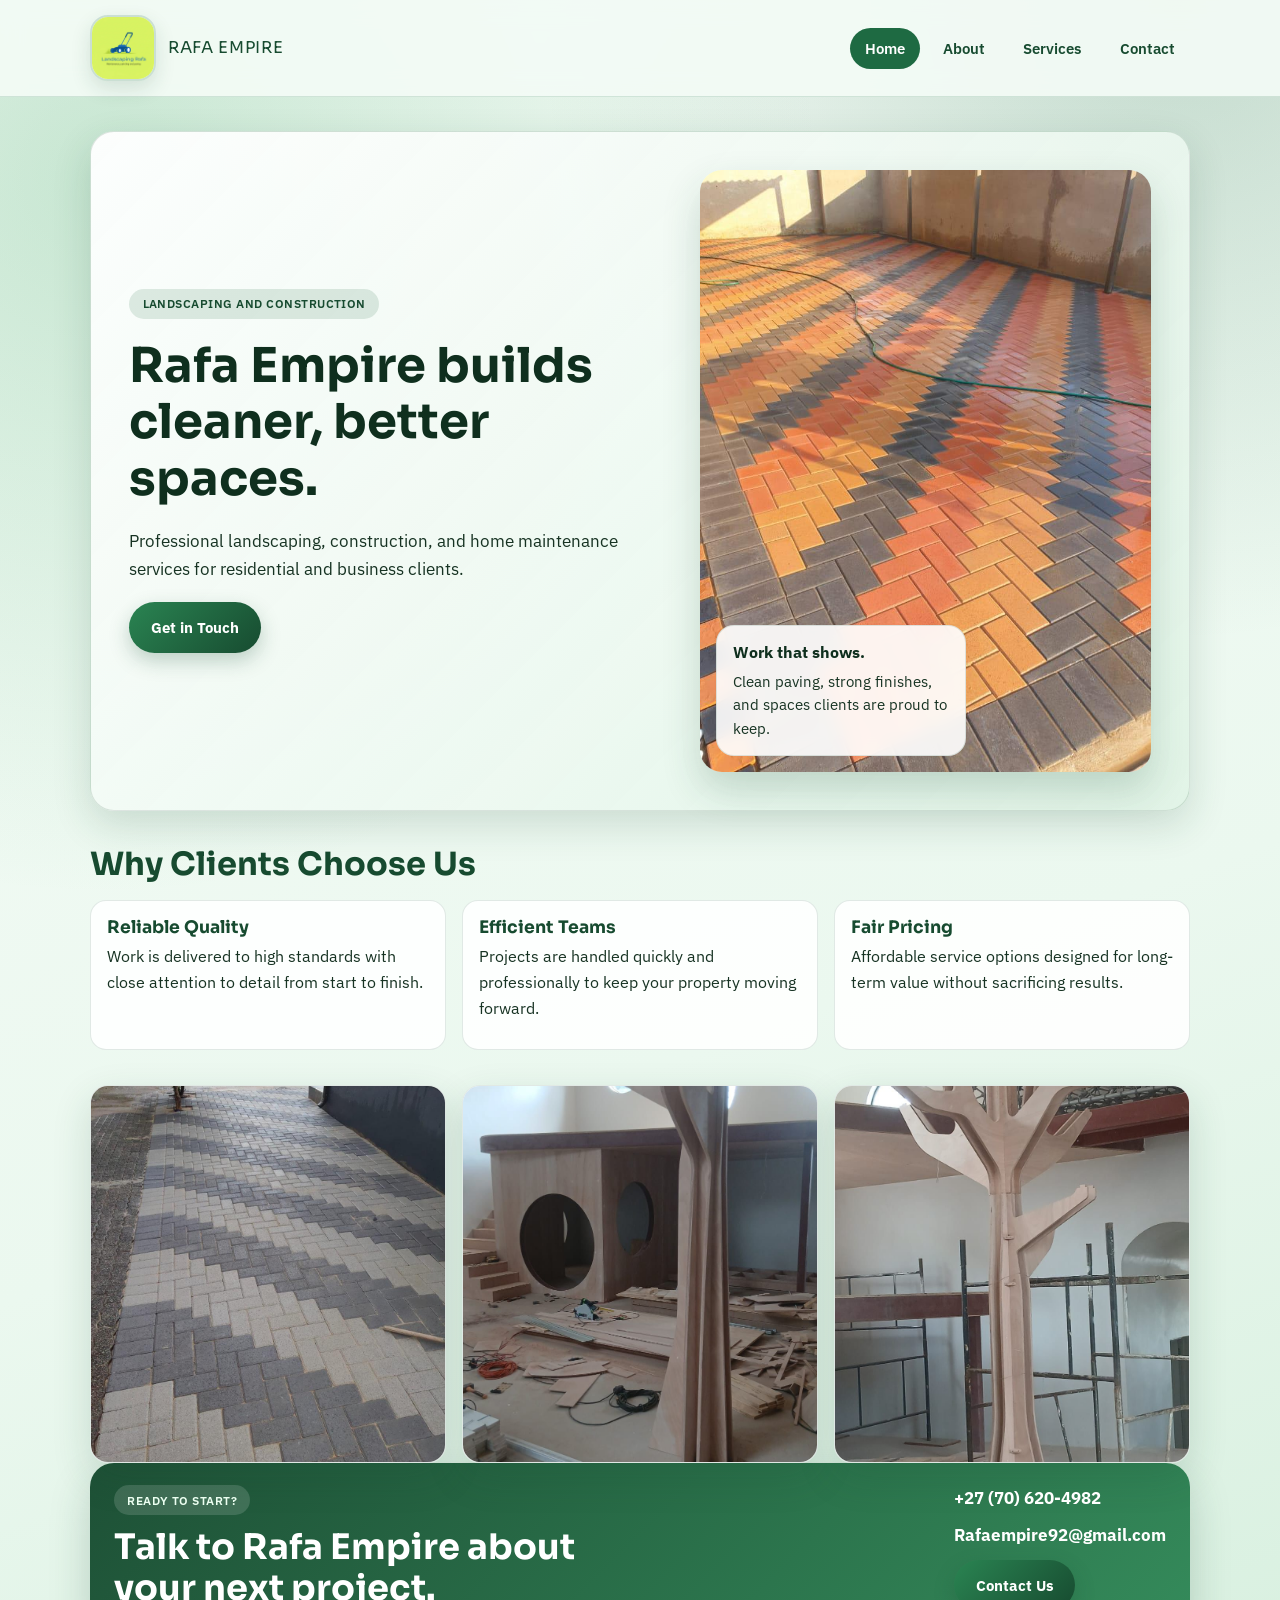
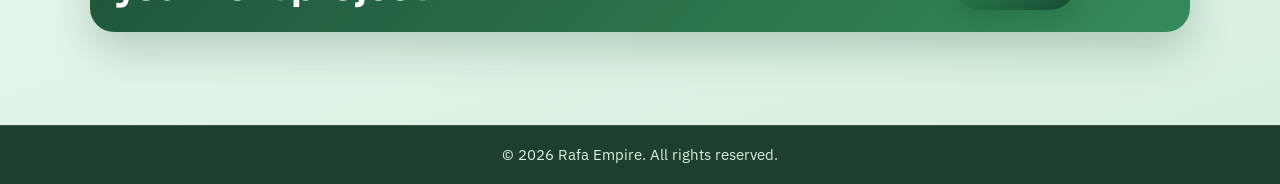
<file: index.html>
﻿<!DOCTYPE html>
<html lang="en">
<head>
  <meta charset="UTF-8">
  <meta name="viewport" content="width=device-width, initial-scale=1.0">
  <title>Rafa Empire | Home</title>
  <link rel="preconnect" href="https://fonts.googleapis.com">
  <link rel="preconnect" href="https://fonts.gstatic.com" crossorigin>
  <link href="https://fonts.googleapis.com/css2?family=IBM+Plex+Sans:wght@400;500;600;700&family=Sora:wght@500;600;700&display=swap" rel="stylesheet">
  <link rel="stylesheet" href="css/styles.css">
</head>
<body>
  <header class="site-header">
    <div class="container header-row">
      <div class="brand">
        <img src="images/logo.jpeg" alt="Rafa Empire Logo" class="logo">
        <p class="brand-text">Rafa Empire</p>
      </div>
      <nav class="site-nav">
        <a href="index.html" class="active">Home</a>
        <a href="about.html">About</a>
        <a href="services.html">Services</a>
        <a href="contact.html">Contact</a>
      </nav>
    </div>
  </header>

  <main>
    <div class="container">
      <section class="hero-panel">
        <div class="hero-copy">
          <span class="eyebrow">Landscaping and Construction</span>
          <h1>Rafa Empire builds cleaner, better spaces.</h1>
          <p class="lead">Professional landscaping, construction, and home maintenance services for residential and business clients.</p>
          <a href="contact.html" class="btn">Get in Touch</a>
        </div>
        <div class="hero-visual">
          <img src="images/paving-color-pattern.jpeg" alt="Finished interlocking paving in red, charcoal, and tan pattern">
          <div class="hero-badge">
            <strong>Work that shows.</strong>
            <span>Clean paving, strong finishes, and spaces clients are proud to keep.</span>
          </div>
        </div>
      </section>

      <section class="section">
        <h2 class="section-title">Why Clients Choose Us</h2>
        <div class="feature-grid">
          <article class="feature-card">
            <h3>Reliable Quality</h3>
            <p>Work is delivered to high standards with close attention to detail from start to finish.</p>
          </article>
          <article class="feature-card">
            <h3>Efficient Teams</h3>
            <p>Projects are handled quickly and professionally to keep your property moving forward.</p>
          </article>
          <article class="feature-card">
            <h3>Fair Pricing</h3>
            <p>Affordable service options designed for long-term value without sacrificing results.</p>
          </article>
        </div>
      </section>

      <section class="section showcase-grid">
        <article class="showcase-card">
          <img src="images/paving-grey-walkway.jpeg" alt="Completed grey interlocking paving walkway beside a home">
          <div class="showcase-copy">
            <h3>Outdoor Paving</h3>
            <p>Neat, durable paving that improves daily access and curb appeal.</p>
          </div>
        </article>
        <article class="showcase-card">
          <img src="images/custom-wood-interior-build.jpeg" alt="Custom wood interior installation under construction">
          <div class="showcase-copy">
            <h3>Interior Upgrades</h3>
            <p>Construction and finishing work that lifts the look and function of your interior.</p>
          </div>
        </article>
        <article class="showcase-card">
          <img src="images/custom-wood-tree-feature.jpeg" alt="Large custom wood tree feature being built indoors">
          <div class="showcase-copy">
            <h3>Detail-Driven Finishes</h3>
            <p>Custom installation work completed with care, precision, and durability in mind.</p>
          </div>
        </article>
      </section>

      <section class="contact-banner">
        <div>
          <span class="eyebrow">Ready to Start?</span>
          <h2>Talk to Rafa Empire about your next project.</h2>
        </div>
        <div class="contact-banner-details">
          <a href="tel:+27706204982">+27 (70) 620-4982</a>
          <a href="mailto:Rafaempire92@gmail.com">Rafaempire92@gmail.com</a>
          <a href="contact.html" class="btn">Contact Us</a>
        </div>
      </section>
    </div>
  </main>

  <footer class="site-footer">
    <div class="container">
      <p>&copy; 2026 Rafa Empire. All rights reserved.</p>
    </div>
  </footer>
</body>
</html>
</file>
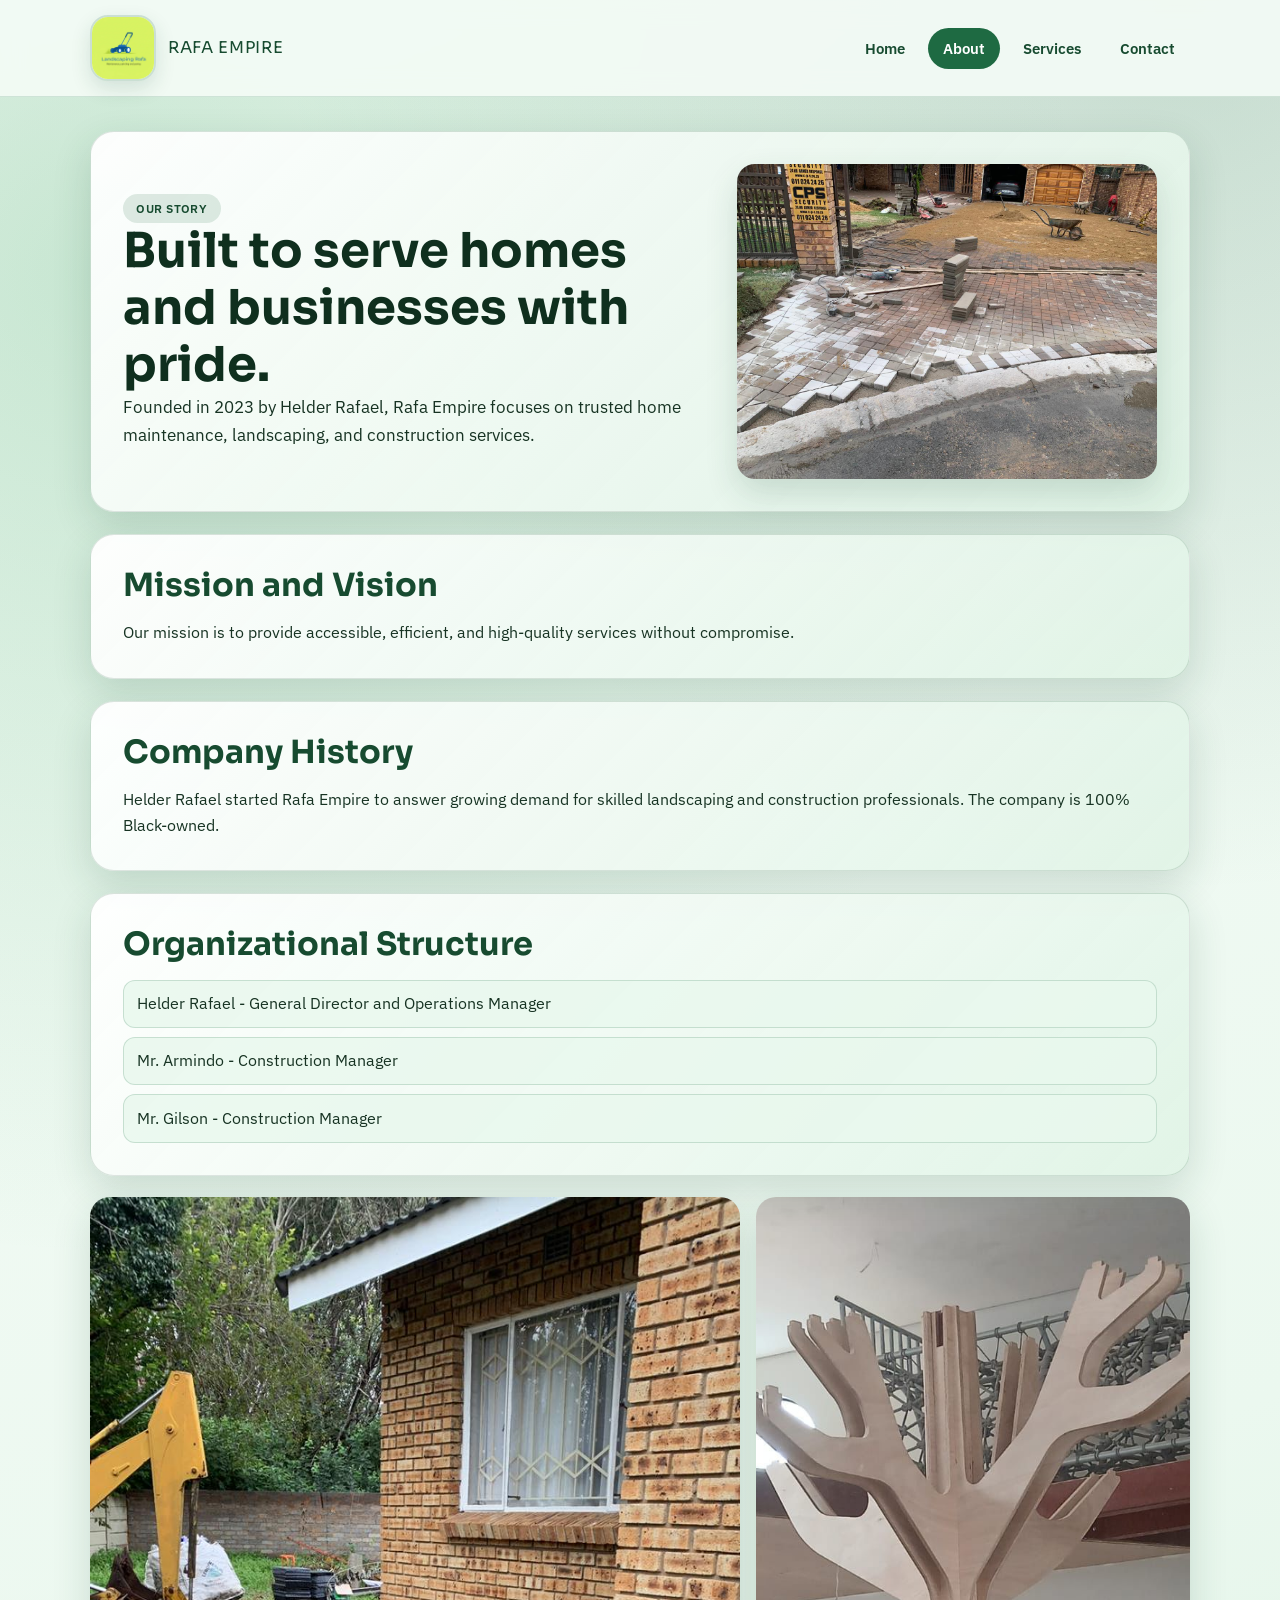
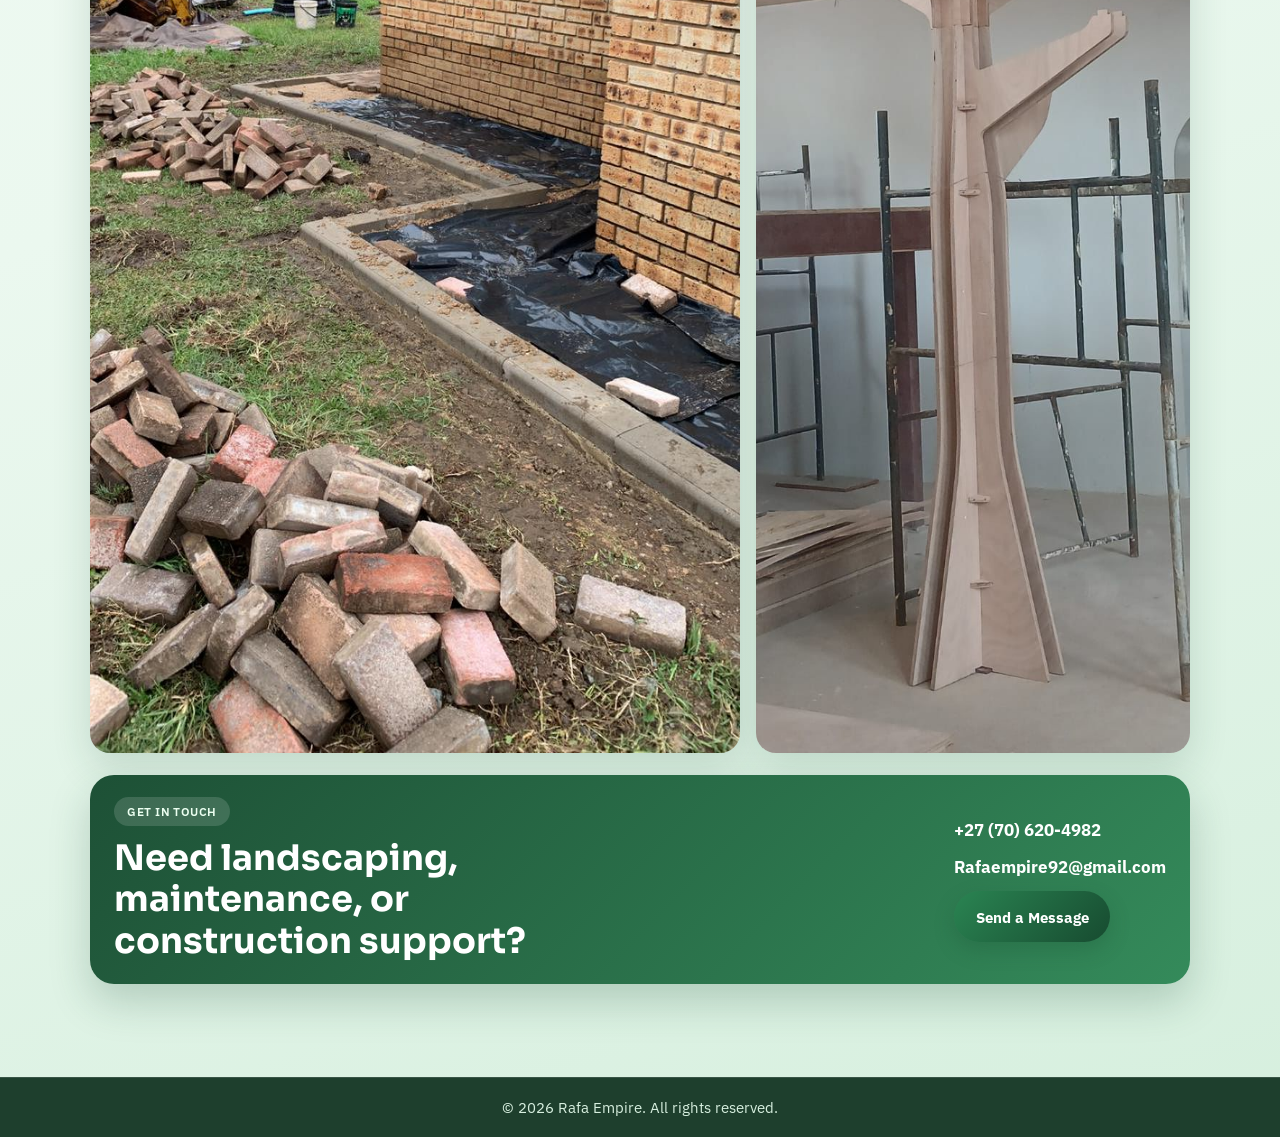
<file: about.html>
﻿<!DOCTYPE html>
<html lang="en">
<head>
  <meta charset="UTF-8">
  <meta name="viewport" content="width=device-width, initial-scale=1.0">
  <title>Rafa Empire | About</title>
  <link rel="preconnect" href="https://fonts.googleapis.com">
  <link rel="preconnect" href="https://fonts.gstatic.com" crossorigin>
  <link href="https://fonts.googleapis.com/css2?family=IBM+Plex+Sans:wght@400;500;600;700&family=Sora:wght@500;600;700&display=swap" rel="stylesheet">
  <link rel="stylesheet" href="css/styles.css">
</head>
<body>
  <header class="site-header">
    <div class="container header-row">
      <div class="brand">
        <img src="images/logo.jpeg" alt="Rafa Empire Logo" class="logo">
        <p class="brand-text">Rafa Empire</p>
      </div>
      <nav class="site-nav">
        <a href="index.html">Home</a>
        <a href="about.html" class="active">About</a>
        <a href="services.html">Services</a>
        <a href="contact.html">Contact</a>
      </nav>
    </div>
  </header>

  <main>
    <div class="container page-wrap">
      <section class="panel story-panel">
        <div>
          <span class="eyebrow">Our Story</span>
          <h1>Built to serve homes and businesses with pride.</h1>
          <p class="lead">Founded in 2023 by Helder Rafael, Rafa Empire focuses on trusted home maintenance, landscaping, and construction services.</p>
        </div>
        <img src="images/driveway-paving-progress.jpeg" alt="Driveway paving work in progress at a residential property">
      </section>

      <section class="panel">
        <h2 class="section-title">Mission and Vision</h2>
        <p>Our mission is to provide accessible, efficient, and high-quality services without compromise.</p>
      </section>

      <section class="panel">
        <h2 class="section-title">Company History</h2>
        <p>Helder Rafael started Rafa Empire to answer growing demand for skilled landscaping and construction professionals. The company is 100% Black-owned.</p>
      </section>

      <section class="panel">
        <h2 class="section-title">Organizational Structure</h2>
        <ul class="clean-list">
          <li>Helder Rafael - General Director and Operations Manager</li>
          <li>Mr. Armindo - Construction Manager</li>
          <li>Mr. Gilson - Construction Manager</li>
        </ul>
      </section>

      <section class="photo-band">
        <img src="images/paving-prep-brick-house.jpeg" alt="Paving preparation work beside a brick home">
        <img src="images/custom-wood-tree-feature.jpeg" alt="Custom wooden tree feature under construction indoors">
      </section>

      <section class="contact-banner">
        <div>
          <span class="eyebrow">Get in Touch</span>
          <h2>Need landscaping, maintenance, or construction support?</h2>
        </div>
        <div class="contact-banner-details">
          <a href="tel:+27706204982">+27 (70) 620-4982</a>
          <a href="mailto:Rafaempire92@gmail.com">Rafaempire92@gmail.com</a>
          <a href="contact.html" class="btn">Send a Message</a>
        </div>
      </section>
    </div>
  </main>

  <footer class="site-footer">
    <div class="container">
      <p>&copy; 2026 Rafa Empire. All rights reserved.</p>
    </div>
  </footer>
</body>
</html>
</file>
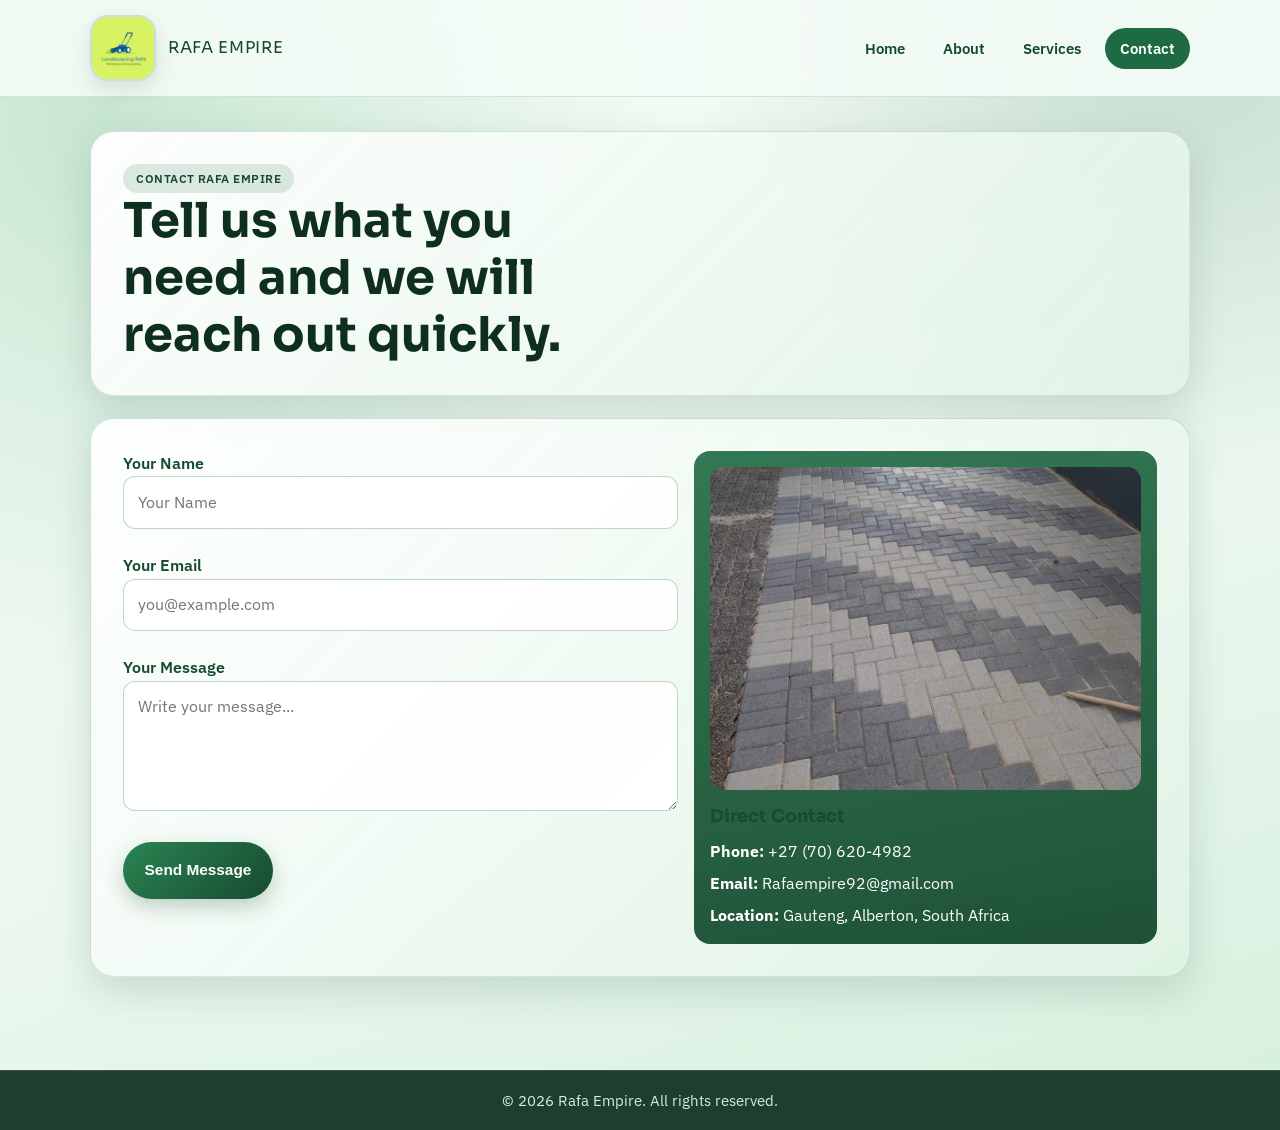
<file: contact.html>
﻿<!DOCTYPE html>
<html lang="en">
<head>
  <meta charset="UTF-8">
  <meta name="viewport" content="width=device-width, initial-scale=1.0">
  <title>Rafa Empire | Contact</title>
  <link rel="preconnect" href="https://fonts.googleapis.com">
  <link rel="preconnect" href="https://fonts.gstatic.com" crossorigin>
  <link href="https://fonts.googleapis.com/css2?family=IBM+Plex+Sans:wght@400;500;600;700&family=Sora:wght@500;600;700&display=swap" rel="stylesheet">
  <link rel="stylesheet" href="css/styles.css">
</head>
<body>
  <header class="site-header">
    <div class="container header-row">
      <div class="brand">
        <img src="images/logo.jpeg" alt="Rafa Empire Logo" class="logo">
        <p class="brand-text">Rafa Empire</p>
      </div>
      <nav class="site-nav">
        <a href="index.html">Home</a>
        <a href="about.html">About</a>
        <a href="services.html">Services</a>
        <a href="contact.html" class="active">Contact</a>
      </nav>
    </div>
  </header>

  <main>
    <div class="container page-wrap">
      <section class="panel">
        <span class="eyebrow">Contact Rafa Empire</span>
        <h1>Tell us what you need and we will reach out quickly.</h1>
      </section>

      <section class="panel contact-layout">
        <form
          class="form"
          id="contact-form"
          action="https://formsubmit.co/ajax/Rafaempire92@gmail.com"
          method="POST"
          onsubmit="submitForm(event)"
        >
          <input type="hidden" name="_subject" value="New Website Contact Message - Rafa Empire">
          <input type="hidden" name="_captcha" value="false">
          <input type="text" name="_honey" class="sr-only" tabindex="-1" autocomplete="off">
          <div>
            <label for="name">Your Name</label>
            <input id="name" type="text" name="name" autocomplete="name" placeholder="Your Name" required>
          </div>
          <div>
            <label for="email">Your Email</label>
            <input id="email" type="email" name="email" autocomplete="email" placeholder="you@example.com" required>
          </div>
          <div>
            <label for="message">Your Message</label>
            <textarea id="message" name="message" autocomplete="off" placeholder="Write your message..." required></textarea>
          </div>
          <button type="submit" class="btn">Send Message</button>
          <p id="form-status" class="form-status" role="status" aria-live="polite"></p>
        </form>

        <aside class="contact-info">
          <img src="images/paving-grey-walkway.jpeg" alt="Completed paving walkway by Rafa Empire" class="contact-photo">
          <h3>Direct Contact</h3>
          <p><strong>Phone:</strong> +27 (70) 620-4982</p>
          <p><strong>Email:</strong> Rafaempire92@gmail.com</p>
          <p><strong>Location:</strong> Gauteng, Alberton, South Africa</p>
        </aside>
      </section>
    </div>
  </main>

  <footer class="site-footer">
    <div class="container">
      <p>&copy; 2026 Rafa Empire. All rights reserved.</p>
    </div>
  </footer>

  <script src="js/scripts.js"></script>
</body>
</html>
</file>
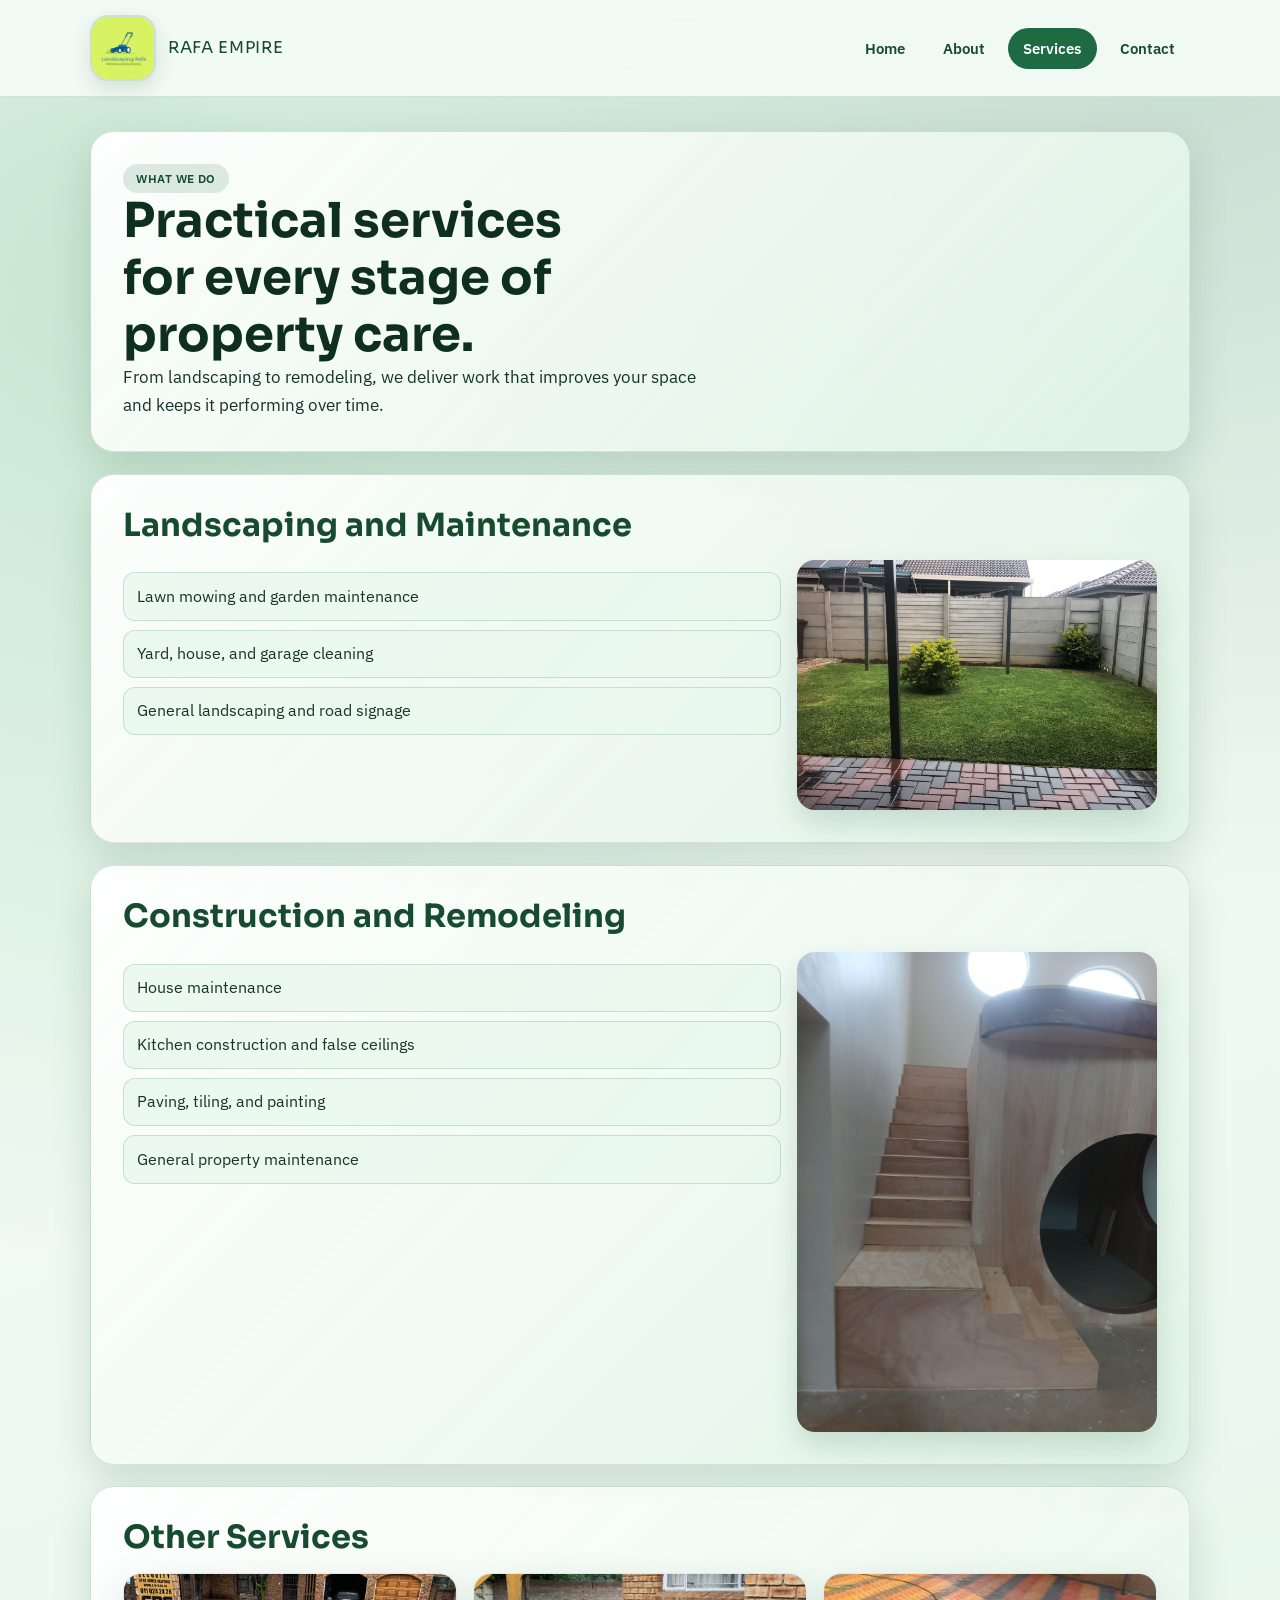
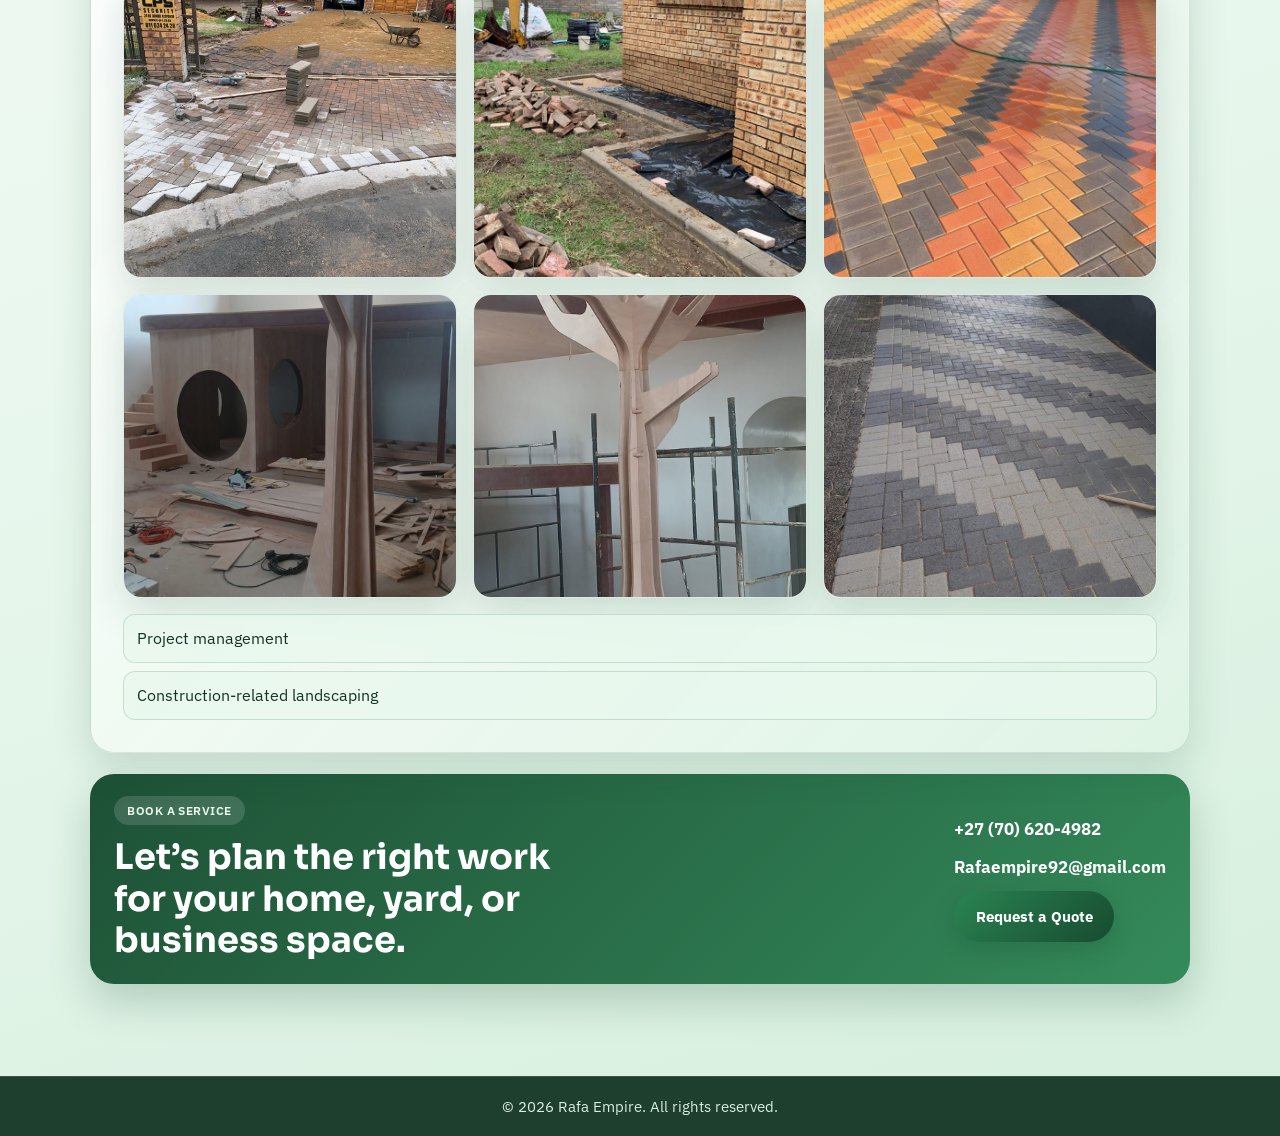
<file: services.html>
﻿<!DOCTYPE html>
<html lang="en">
<head>
  <meta charset="UTF-8">
  <meta name="viewport" content="width=device-width, initial-scale=1.0">
  <title>Rafa Empire | Services</title>
  <link rel="preconnect" href="https://fonts.googleapis.com">
  <link rel="preconnect" href="https://fonts.gstatic.com" crossorigin>
  <link href="https://fonts.googleapis.com/css2?family=IBM+Plex+Sans:wght@400;500;600;700&family=Sora:wght@500;600;700&display=swap" rel="stylesheet">
  <link rel="stylesheet" href="css/styles.css">
</head>
<body>
  <header class="site-header">
    <div class="container header-row">
      <div class="brand">
        <img src="images/logo.jpeg" alt="Rafa Empire Logo" class="logo">
        <p class="brand-text">Rafa Empire</p>
      </div>
      <nav class="site-nav">
        <a href="index.html">Home</a>
        <a href="about.html">About</a>
        <a href="services.html" class="active">Services</a>
        <a href="contact.html">Contact</a>
      </nav>
    </div>
  </header>

  <main>
    <div class="container page-wrap">
      <section class="panel">
        <span class="eyebrow">What We Do</span>
        <h1>Practical services for every stage of property care.</h1>
        <p class="lead">From landscaping to remodeling, we deliver work that improves your space and keeps it performing over time.</p>
      </section>

      <section class="panel">
        <h2 class="section-title">Landscaping and Maintenance</h2>
        <div class="service-media-grid">
          <div>
            <ul class="clean-list">
              <li>Lawn mowing and garden maintenance</li>
              <li>Yard, house, and garage cleaning</li>
              <li>General landscaping and road signage</li>
            </ul>
          </div>
          <img src="images/landscape-backyard.jpeg" alt="Freshly maintained backyard lawn bordered by paving">
        </div>
      </section>

      <section class="panel">
        <h2 class="section-title">Construction and Remodeling</h2>
        <div class="service-media-grid">
          <div>
            <ul class="clean-list">
              <li>House maintenance</li>
              <li>Kitchen construction and false ceilings</li>
              <li>Paving, tiling, and painting</li>
              <li>General property maintenance</li>
            </ul>
          </div>
          <img src="images/custom-wood-stair-build.jpeg" alt="Custom wooden stair and interior feature under construction">
        </div>
      </section>

      <section class="panel">
        <h2 class="section-title">Other Services</h2>
        <div class="service-gallery">
          <article class="mini-gallery-card">
            <img src="images/driveway-paving-progress.jpeg" alt="Driveway paving project in progress with blocks being installed">
            <p>Driveway paving</p>
          </article>
          <article class="mini-gallery-card">
            <img src="images/paving-prep-brick-house.jpeg" alt="Paving preparation beside a brick house">
            <p>Paving preparation</p>
          </article>
          <article class="mini-gallery-card">
            <img src="images/paving-color-pattern.jpeg" alt="Finished colorful interlocking paving surface">
            <p>Paving and outdoor surfaces</p>
          </article>
          <article class="mini-gallery-card">
            <img src="images/custom-wood-interior-build.jpeg" alt="Wooden interior feature and circular openings under construction">
            <p>Interior construction</p>
          </article>
          <article class="mini-gallery-card">
            <img src="images/custom-wood-tree-feature.jpeg" alt="Custom tree-shaped wooden installation being assembled">
            <p>Custom wood features</p>
          </article>
          <article class="mini-gallery-card">
            <img src="images/paving-grey-walkway.jpeg" alt="Completed grey paving walkway">
            <p>Walkway finishes</p>
          </article>
        </div>
        <ul class="clean-list">
          <li>Project management</li>
          <li>Construction-related landscaping</li>
        </ul>
      </section>

      <section class="contact-banner">
        <div>
          <span class="eyebrow">Book a Service</span>
          <h2>Let’s plan the right work for your home, yard, or business space.</h2>
        </div>
        <div class="contact-banner-details">
          <a href="tel:+27706204982">+27 (70) 620-4982</a>
          <a href="mailto:Rafaempire92@gmail.com">Rafaempire92@gmail.com</a>
          <a href="contact.html" class="btn">Request a Quote</a>
        </div>
      </section>
    </div>
  </main>

  <footer class="site-footer">
    <div class="container">
      <p>&copy; 2026 Rafa Empire. All rights reserved.</p>
    </div>
  </footer>
</body>
</html>
</file>
<file: css/styles.css>
﻿:root {
  --green-950: #0f2f1e;
  --green-900: #174b30;
  --green-800: #1e6a42;
  --green-700: #2a8452;
  --green-500: #44aa68;
  --green-200: #c9ebd3;
  --green-100: #e8f7ec;
  --ink: #173323;
  --surface: #f4fbf6;
  --white: #ffffff;
  --shadow: 0 14px 38px rgba(23, 75, 48, 0.16);
}

* {
  box-sizing: border-box;
  margin: 0;
  padding: 0;
}

body {
  font-family: "IBM Plex Sans", "Segoe UI", sans-serif;
  color: var(--ink);
  background:
    radial-gradient(circle at 8% 10%, rgba(68, 170, 104, 0.26), transparent 36%),
    radial-gradient(circle at 92% 0, rgba(30, 106, 66, 0.22), transparent 30%),
    linear-gradient(160deg, #f7fcf8 0%, #ebf8ef 58%, #d6efde 100%);
  min-height: 100vh;
  line-height: 1.6;
}

img {
  max-width: 100%;
  display: block;
}

a {
  color: inherit;
  text-decoration: none;
}

.container {
  width: min(1100px, 92vw);
  margin: 0 auto;
}

.site-header {
  position: sticky;
  top: 0;
  z-index: 20;
  background: rgba(244, 251, 246, 0.92);
  border-bottom: 1px solid rgba(30, 106, 66, 0.16);
  backdrop-filter: blur(12px);
}

.header-row {
  display: flex;
  align-items: center;
  justify-content: space-between;
  gap: 1rem;
  padding: 0.95rem 0;
}

.brand {
  display: flex;
  align-items: center;
  gap: 0.75rem;
}

.logo {
  width: 66px;
  height: 66px;
  border-radius: 18px;
  object-fit: cover;
  border: 2px solid rgba(30, 106, 66, 0.18);
  box-shadow: 0 8px 20px rgba(23, 75, 48, 0.14);
}

.brand-text {
  font-family: "Sora", "Segoe UI", sans-serif;
  font-size: 1.02rem;
  letter-spacing: 0.04em;
  text-transform: uppercase;
  color: var(--green-900);
}

.site-nav {
  display: flex;
  align-items: center;
  gap: 0.5rem;
  flex-wrap: wrap;
  justify-content: flex-end;
}

.site-nav a {
  padding: 0.52rem 0.95rem;
  border-radius: 999px;
  font-weight: 600;
  font-size: 0.96rem;
  color: var(--green-900);
  transition: transform 0.22s ease, background-color 0.22s ease, color 0.22s ease;
}

.site-nav a:hover,
.site-nav a:focus-visible {
  background: rgba(30, 106, 66, 0.12);
  transform: translateY(-1px);
}

.site-nav a.active {
  background: var(--green-800);
  color: var(--white);
}

main {
  padding: 2.1rem 0 3rem;
}

.hero-panel,
.panel {
  background: linear-gradient(135deg, rgba(255, 255, 255, 0.95), rgba(223, 243, 229, 0.86));
  border: 1px solid rgba(23, 75, 48, 0.14);
  border-radius: 24px;
  box-shadow: var(--shadow);
}

.hero-panel {
  padding: clamp(1.7rem, 3vw, 3rem);
  display: grid;
  grid-template-columns: minmax(0, 1.1fr) minmax(300px, 0.9fr);
  align-items: center;
  gap: 1.2rem;
  animation: rise-in 0.55s ease forwards;
}

.hero-copy {
  display: grid;
  gap: 1.2rem;
}

.hero-visual {
  position: relative;
}

.hero-visual img,
.showcase-card img,
.story-panel img,
.photo-band img,
.service-media-grid img,
.mini-gallery-card img {
  width: 100%;
  height: 100%;
  object-fit: cover;
}

.hero-visual img {
  min-height: 360px;
  border-radius: 22px;
  box-shadow: 0 18px 38px rgba(23, 75, 48, 0.2);
}

.hero-badge {
  position: absolute;
  left: 1rem;
  bottom: 1rem;
  max-width: 250px;
  display: grid;
  gap: 0.25rem;
  background: rgba(255, 255, 255, 0.9);
  border: 1px solid rgba(23, 75, 48, 0.12);
  border-radius: 18px;
  padding: 0.9rem 1rem;
  backdrop-filter: blur(8px);
}

.hero-badge strong {
  color: var(--green-950);
}

.hero-badge span {
  font-size: 0.92rem;
}

.eyebrow {
  display: inline-flex;
  align-items: center;
  width: fit-content;
  padding: 0.32rem 0.82rem;
  border-radius: 999px;
  background: rgba(30, 106, 66, 0.14);
  color: var(--green-900);
  font-weight: 600;
  letter-spacing: 0.04em;
  text-transform: uppercase;
  font-size: 0.75rem;
}

h1,
h2,
h3 {
  font-family: "Sora", "Segoe UI", sans-serif;
  line-height: 1.18;
}

h1 {
  color: var(--green-950);
  font-size: clamp(2rem, 5vw, 3rem);
  max-width: 14ch;
}

.lead {
  max-width: 58ch;
  font-size: 1.09rem;
}

.btn {
  width: fit-content;
  display: inline-flex;
  align-items: center;
  justify-content: center;
  padding: 0.82rem 1.35rem;
  border-radius: 999px;
  border: 0;
  font-size: 0.96rem;
  font-weight: 700;
  cursor: pointer;
  background: linear-gradient(135deg, var(--green-700), var(--green-900));
  color: var(--white);
  transition: transform 0.22s ease, box-shadow 0.22s ease;
  box-shadow: 0 8px 20px rgba(23, 75, 48, 0.25);
}

.btn:hover,
.btn:focus-visible {
  transform: translateY(-2px);
  box-shadow: 0 11px 24px rgba(23, 75, 48, 0.34);
}

.section {
  margin-top: 2.2rem;
}

.section-title {
  font-size: clamp(1.45rem, 3vw, 2rem);
  color: var(--green-900);
  margin-bottom: 1rem;
}

.feature-grid {
  display: grid;
  grid-template-columns: repeat(3, minmax(0, 1fr));
  gap: 1rem;
}

.feature-card {
  background: rgba(255, 255, 255, 0.88);
  border: 1px solid rgba(23, 75, 48, 0.12);
  border-radius: 16px;
  padding: 1rem;
  min-height: 150px;
  animation: rise-in 0.55s ease forwards;
}

.feature-card h3 {
  font-size: 1.08rem;
  color: var(--green-900);
  margin-bottom: 0.45rem;
}

.showcase-grid {
  display: grid;
  grid-template-columns: repeat(3, minmax(0, 1fr));
  gap: 1rem;
}

.showcase-card,
.mini-gallery-card {
  overflow: hidden;
  background: rgba(255, 255, 255, 0.9);
  border: 1px solid rgba(23, 75, 48, 0.12);
  border-radius: 18px;
  box-shadow: var(--shadow);
}

.showcase-card img {
  aspect-ratio: 4 / 3;
}

.showcase-copy {
  padding: 1rem;
}

.showcase-copy h3 {
  color: var(--green-900);
  margin-bottom: 0.35rem;
}

.page-wrap {
  display: grid;
  gap: 1.35rem;
}

.panel {
  padding: clamp(1.2rem, 2.5vw, 2rem);
  animation: rise-in 0.55s ease forwards;
}

.panel p + p,
.panel h3 + p,
.panel ul + h3,
.panel h3 + ul,
.panel p + ul,
.panel ul + p {
  margin-top: 0.75rem;
}

.panel h3 {
  margin-top: 0.95rem;
  font-size: 1.15rem;
  color: var(--green-900);
}

.story-panel {
  display: grid;
  grid-template-columns: minmax(0, 1fr) minmax(260px, 420px);
  gap: 1rem;
  align-items: center;
}

.story-panel img {
  border-radius: 18px;
  min-height: 280px;
  box-shadow: 0 14px 32px rgba(23, 75, 48, 0.16);
}

.photo-band {
  display: grid;
  grid-template-columns: 1.2fr 0.8fr;
  gap: 1rem;
}

.photo-band img {
  min-height: 240px;
  border-radius: 20px;
  box-shadow: var(--shadow);
}

.clean-list {
  list-style: none;
  margin-top: 0.75rem;
  display: grid;
  gap: 0.55rem;
}

.clean-list li {
  background: rgba(233, 248, 237, 0.84);
  border: 1px solid rgba(30, 106, 66, 0.18);
  border-radius: 12px;
  padding: 0.65rem 0.8rem;
}

.service-media-grid {
  display: grid;
  grid-template-columns: minmax(0, 1fr) minmax(260px, 360px);
  gap: 1rem;
  align-items: start;
}

.service-media-grid img {
  min-height: 250px;
  border-radius: 18px;
  box-shadow: 0 14px 28px rgba(23, 75, 48, 0.16);
}

.service-gallery {
  display: grid;
  grid-template-columns: repeat(3, minmax(0, 1fr));
  gap: 1rem;
  margin-bottom: 1rem;
}

.mini-gallery-card img {
  aspect-ratio: 4 / 3;
}

.mini-gallery-card p {
  padding: 0.8rem 0.9rem 0.95rem;
  font-weight: 600;
  color: var(--green-900);
}

.contact-layout {
  display: grid;
  grid-template-columns: 1.2fr 1fr;
  gap: 1rem;
}

.form {
  display: grid;
  gap: 0.75rem;
}

.sr-only {
  position: absolute;
  width: 1px;
  height: 1px;
  padding: 0;
  margin: -1px;
  overflow: hidden;
  clip: rect(0, 0, 0, 0);
  white-space: nowrap;
  border: 0;
}

.form label {
  font-weight: 600;
  color: var(--green-900);
}

.form input,
.form textarea {
  width: 100%;
  border: 1px solid rgba(30, 106, 66, 0.28);
  background: rgba(255, 255, 255, 0.93);
  border-radius: 12px;
  padding: 0.78rem 0.86rem;
  font: inherit;
}

.form textarea {
  min-height: 130px;
  resize: vertical;
}

.form-status {
  min-height: 1.35rem;
  font-weight: 600;
  font-size: 0.94rem;
}

.form-status.success {
  color: #17603c;
}

.form-status.error {
  color: #8a1c1c;
}

.form input:focus,
.form textarea:focus {
  outline: 2px solid rgba(30, 106, 66, 0.34);
  border-color: var(--green-700);
}

.contact-info {
  background: linear-gradient(170deg, rgba(30, 106, 66, 0.9), rgba(23, 75, 48, 0.96));
  color: var(--white);
  border-radius: 16px;
  padding: 1rem;
}

.contact-photo {
  width: 100%;
  height: auto;
  display: block;
  aspect-ratio: 4 / 3;
  border-radius: 14px;
  margin-bottom: 1rem;
  object-fit: cover;
}

.contact-info h3 {
  font-size: 1.1rem;
  margin-bottom: 0.65rem;
}

.contact-info p + p {
  margin-top: 0.4rem;
}

.contact-banner {
  display: grid;
  grid-template-columns: minmax(0, 1fr) auto;
  gap: 1rem;
  align-items: center;
  padding: 1.35rem 1.5rem;
  background: linear-gradient(135deg, rgba(23, 75, 48, 0.97), rgba(42, 132, 82, 0.94));
  color: var(--white);
  border-radius: 24px;
  box-shadow: 0 18px 40px rgba(23, 75, 48, 0.22);
}

.contact-banner h2 {
  max-width: 18ch;
  font-size: clamp(1.55rem, 3vw, 2.2rem);
}

.contact-banner .eyebrow {
  background: rgba(255, 255, 255, 0.14);
  color: #ecfff1;
  margin-bottom: 0.75rem;
}

.contact-banner-details {
  display: grid;
  gap: 0.65rem;
  justify-items: start;
}

.contact-banner-details a:not(.btn) {
  font-size: 1.05rem;
  font-weight: 700;
  color: var(--white);
}

.site-footer {
  margin-top: 2.8rem;
  background: rgba(19, 53, 35, 0.94);
  color: #d7efdf;
  border-top: 1px solid rgba(255, 255, 255, 0.12);
}

.site-footer .container {
  padding: 1.1rem 0;
  text-align: center;
  font-size: 0.92rem;
}

@keyframes rise-in {
  from {
    opacity: 0;
    transform: translateY(14px);
  }

  to {
    opacity: 1;
    transform: translateY(0);
  }
}

@media (max-width: 900px) {
  .feature-grid,
  .contact-layout,
  .showcase-grid,
  .service-gallery,
  .hero-panel,
  .story-panel,
  .photo-band,
  .service-media-grid,
  .contact-banner {
    grid-template-columns: 1fr;
  }

  .hero-visual img {
    min-height: 280px;
  }
}

@media (max-width: 640px) {
  .header-row {
    align-items: flex-start;
    flex-direction: column;
  }

  .brand-text {
    font-size: 0.94rem;
  }

  .site-nav {
    width: 100%;
    justify-content: flex-start;
  }
}
</file>
